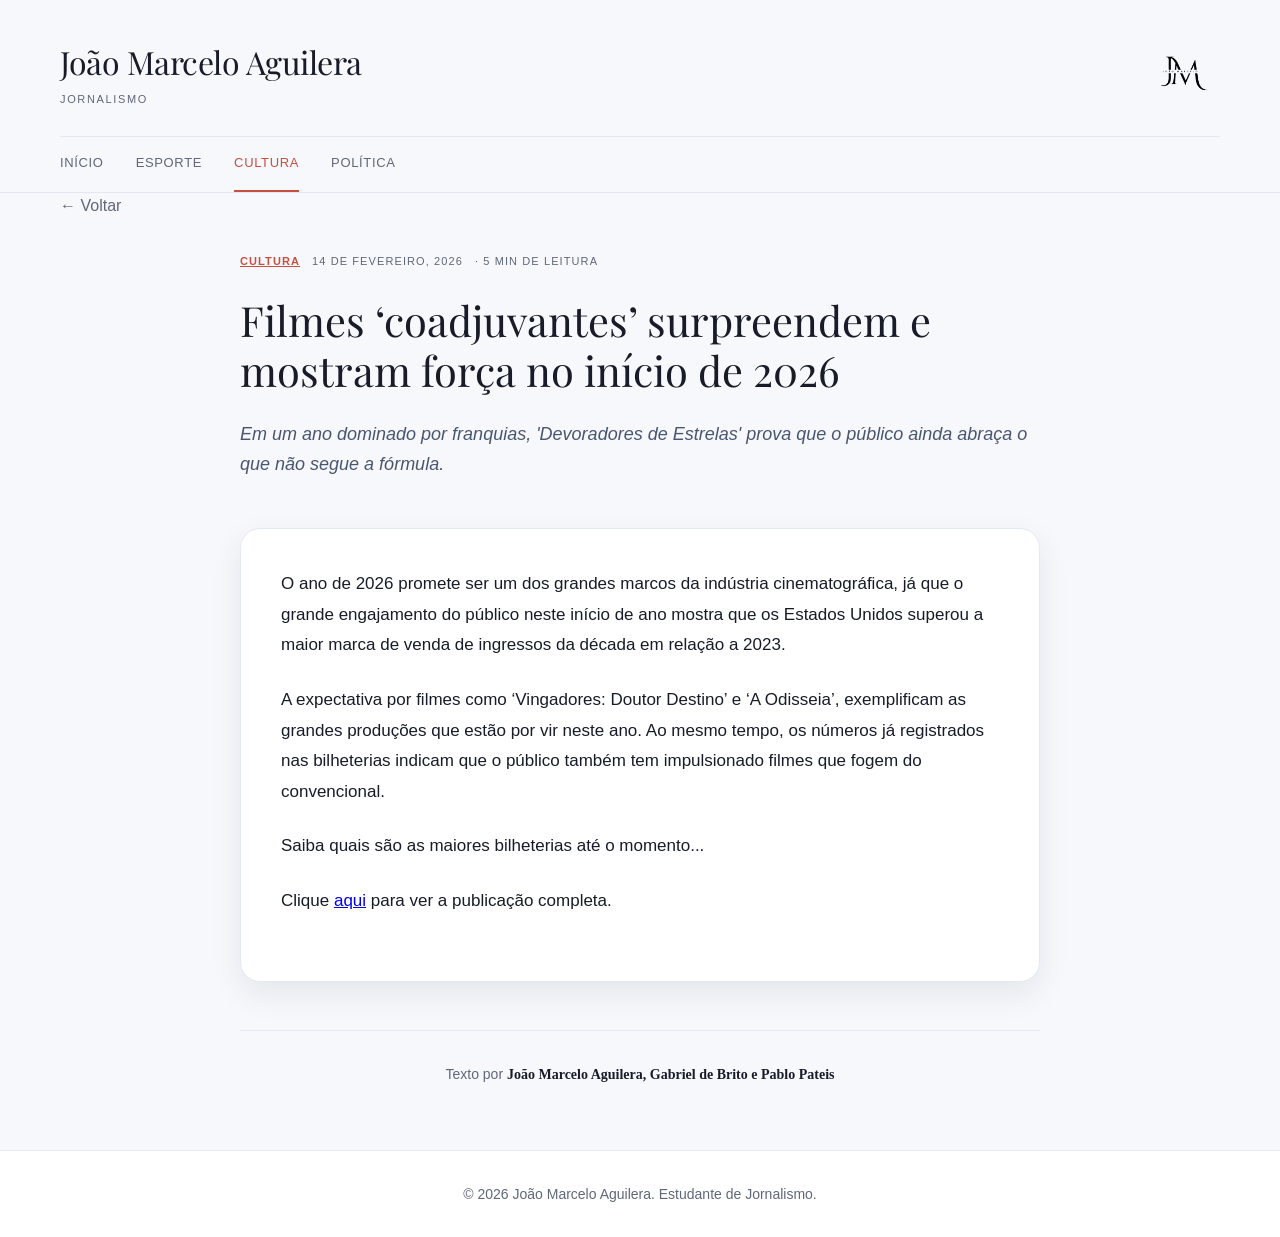
<file: pages/artigos/artigo1.html>
<!DOCTYPE html>
<html lang="pt-BR">
<head>
    <meta charset="UTF-8">
    <meta name="viewport" content="width=device-width, initial-scale=1.0">
    <title>Filmes ‘coadjuvantes’ surpreendem e mostram força no início de 2026 - João Marcelo Aguilera</title>
    <link rel="icon" type="image/png" href="../../src/images/jm-favicon.png">
    <link rel="preconnect" href="https://fonts.googleapis.com">
    <link rel="preconnect" href="https://fonts.gstatic.com" crossorigin>
    <link href="https://fonts.googleapis.com/css2?family=Playfair+Display:wght@400;700&display=swap" rel="stylesheet">
    <link rel="stylesheet" href="../../css/style.css">
</head>
<body>
    <header>
        <div class="container">
            <a href="../../index.html" class="logo">
                <img src="../../src/images/JM-logo.png" alt="JM Logo" class="logo-img">
                <div class="logo-text">
                    <h1>João Marcelo Aguilera</h1>
                    <p>Jornalismo</p>
                </div>
            </a>
            <nav>
                <a href="../../index.html">Início</a>
                <a href="../categorias/esporte.html">Esporte</a>
                <a href="../categorias/cultura.html" class="active">Cultura</a>
                <a href="../categorias/politica.html">Política</a>
            </nav>
        </div>
    </header>

    <main class="container">
        <a href="../categorias/cultura.html" class="back-link">← Voltar</a>

        <article>
            <div class="article-header">
                <div class="article-meta">
                    <a href="../categorias/cultura.html" class="category cultura">CULTURA</a>
                    <span class="date">14 de fevereiro, 2026</span>
                    <span class="read-time">· 5 min de leitura</span>
                </div>
                <h1>Filmes ‘coadjuvantes’ surpreendem e mostram força no início de 2026</h1>
                <p class="excerpt">Em um ano dominado por franquias, 'Devoradores de Estrelas' prova que o público ainda abraça o que não segue a fórmula.</p>
            </div>

            <div class="article-content">
                <p>O ano de 2026 promete ser um dos grandes marcos da indústria cinematográfica, já que o grande engajamento do público neste início de ano mostra que os Estados Unidos superou a maior marca de venda de ingressos da década em relação a 2023.</p>
                <p>A expectativa por filmes como ‘Vingadores: Doutor Destino’ e ‘A Odisseia’, exemplificam as grandes produções que estão por vir neste ano. Ao mesmo tempo, os números já registrados nas bilheterias indicam que o público também tem impulsionado filmes que fogem do convencional.</p>
                <p>Saiba quais são as maiores bilheterias até o momento...</p>
                <p>Clique <a href="https://entrefocos.com.br/filmes-coadjuvantes-surpreendem-e-mostram-forca-no-inicio-de-2026/?fbclid=PAb21jcASqMDlleHRuA2FlbQIxMQBzcnRjBmFwcF9pZA81NjcwNjczNDMzNTI0MjcAAadMECy6f5rF2OvBd79RLGoC0TKNYiMgXV8AfWGHO5lCQ6aS2i0GHH5yfQpe9g_aem_TwS7XC5MlcGyLpvit3Za-A" target="_blank">aqui</a> para ver a publicação completa.</p>
            </div>
            <div class="article-footer">
                <p>Texto por <span class="author">João Marcelo Aguilera,  Gabriel de Brito e Pablo Pateis</span></p>
            </div>
        </article>
    </main>

    <footer>
        <div class="container">
            <p>© 2026 João Marcelo Aguilera. Estudante de Jornalismo.</p>
        </div>
    </footer>
</body>
</html>
</file>
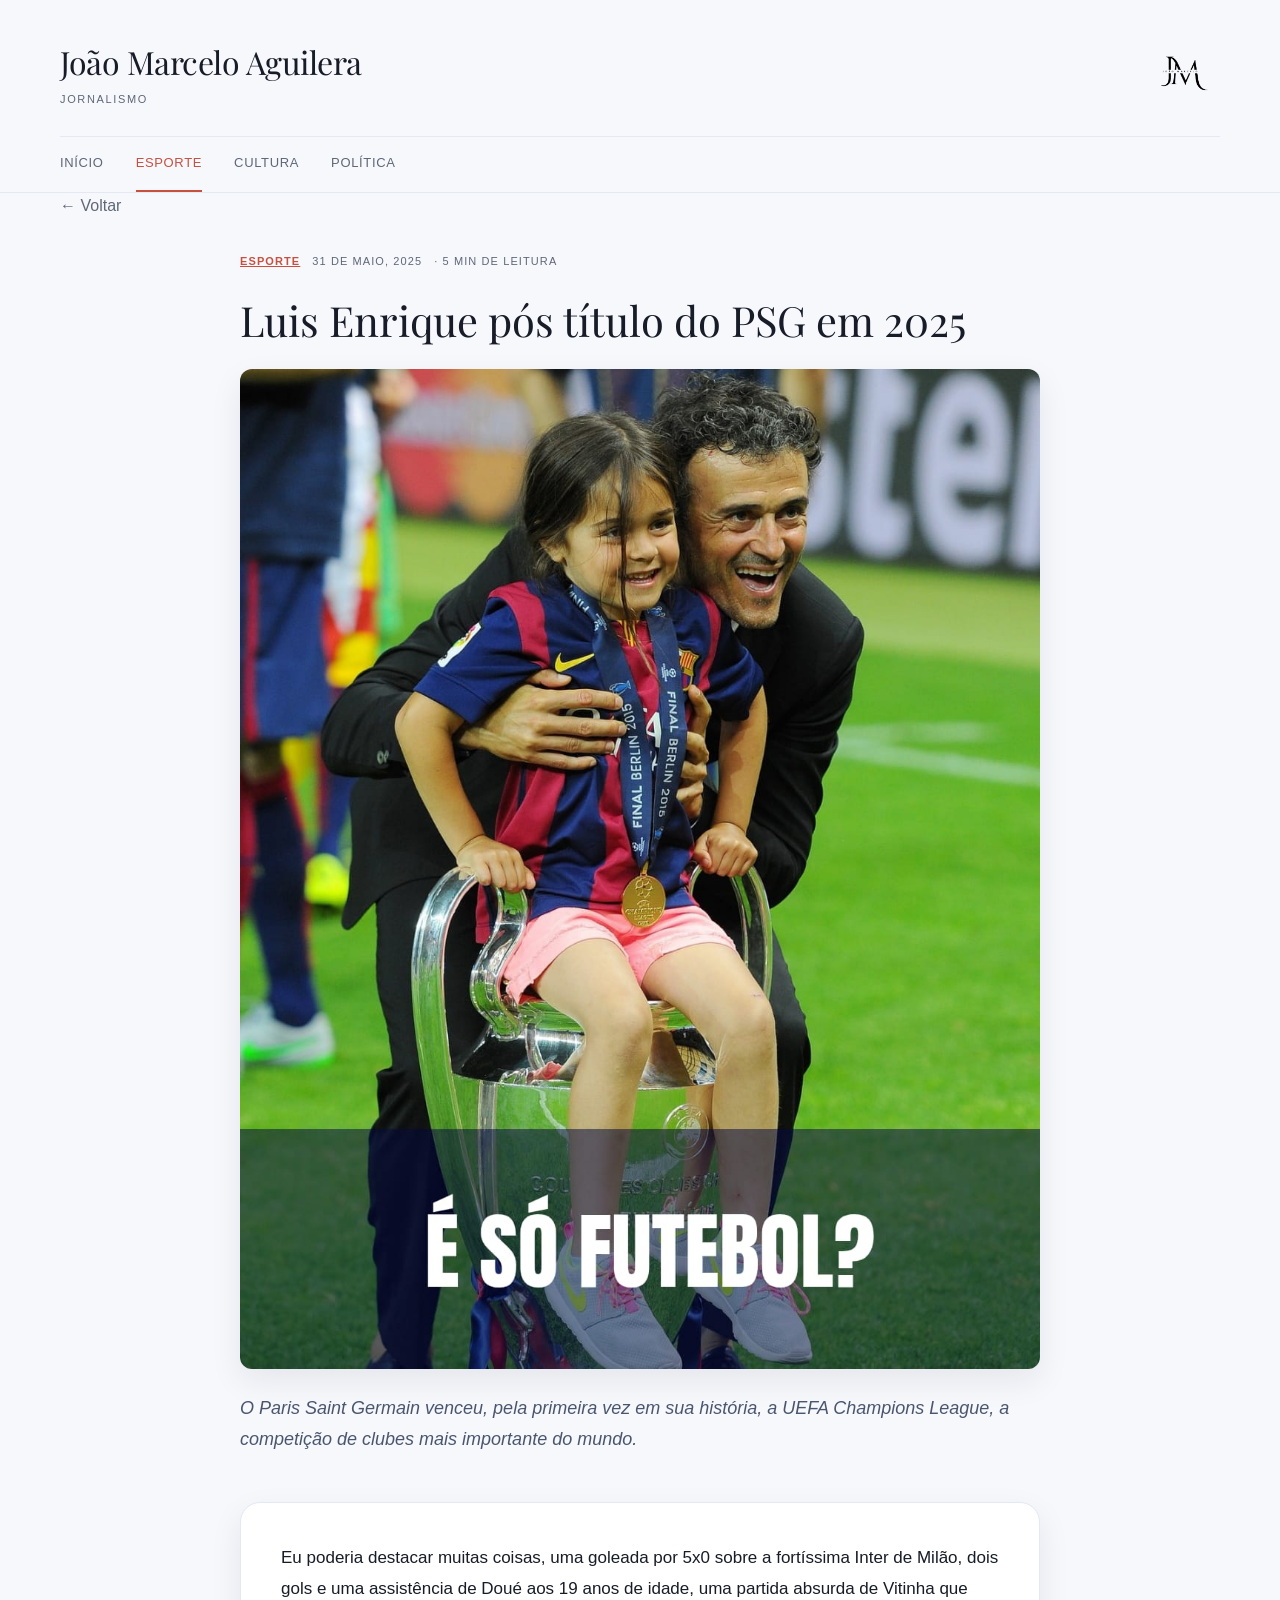
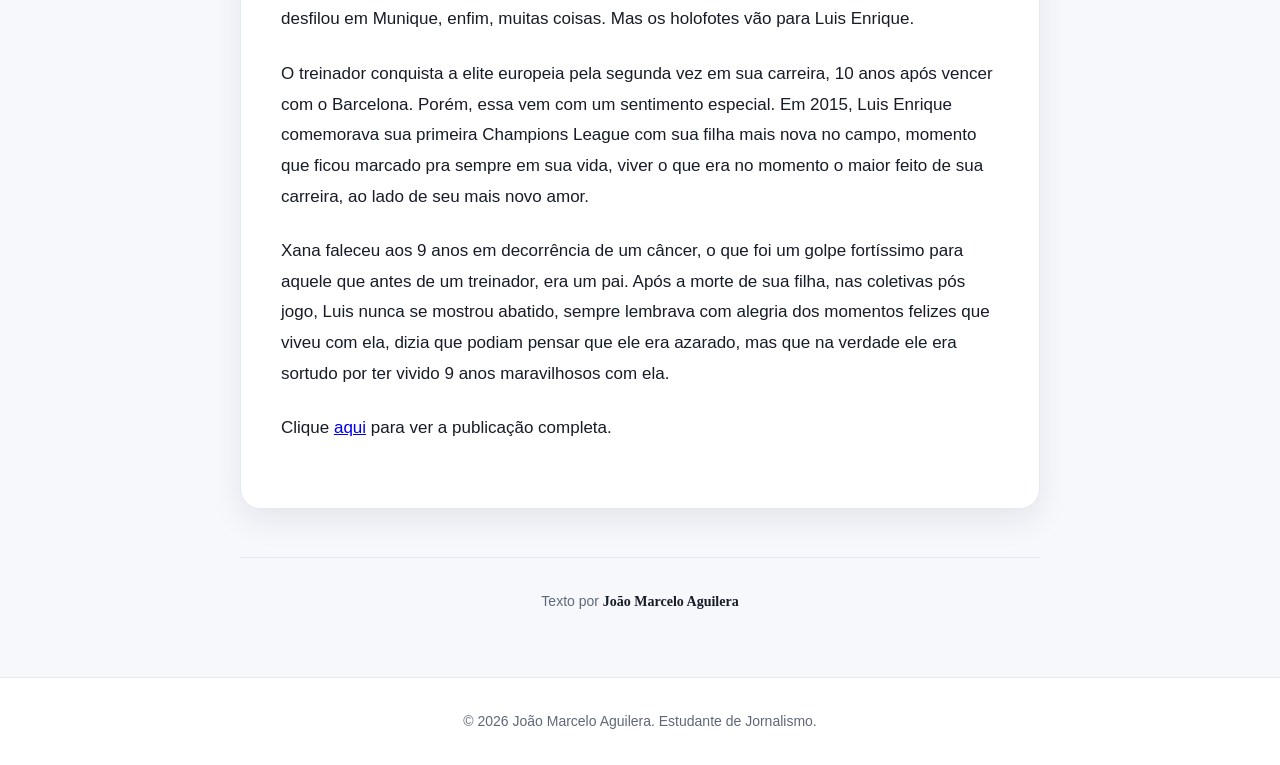
<file: pages/artigos/artigo2.html>
<!DOCTYPE html>
<html lang="pt-BR">
<head>
    <meta charset="UTF-8">
    <meta name="viewport" content="width=device-width, initial-scale=1.0">
    <title>Luis Enrique pós título do PSG em 2025 - João Marcelo Aguilera</title>
    <link rel="icon" type="image/png" href="../../src/images/jm-favicon.png">
    <link rel="preconnect" href="https://fonts.googleapis.com">
    <link rel="preconnect" href="https://fonts.gstatic.com" crossorigin>
    <link href="https://fonts.googleapis.com/css2?family=Playfair+Display:wght@400;700&display=swap" rel="stylesheet">
    <link rel="stylesheet" href="../../css/style.css">
</head>
<body>
    <header>
        <div class="container">
            <a href="../../index.html" class="logo">
                <img src="../../src/images/JM-logo.png" alt="JM Logo" class="logo-img">
                <div class="logo-text">
                    <h1>João Marcelo Aguilera</h1>
                    <p>Jornalismo</p>
                </div>
            </a>
            <nav>
                <a href="../../index.html">Início</a>
                <a href="../categorias/esporte.html" class="active">Esporte</a>
                <a href="../categorias/cultura.html">Cultura</a>
                <a href="../categorias/politica.html">Política</a>
            </nav>
        </div>
    </header>

    <main class="container">
        <a href="../categorias/esporte.html" class="back-link">← Voltar</a>

        <article>
            <div class="article-header">
                <div class="article-meta">
                    <a href="../categorias/esporte.html" class="category esporte">ESPORTE</a>
                    <span class="date">31 de maio, 2025</span>
                    <span class="read-time">· 5 min de leitura</span>
                </div>
                <h1>Luis Enrique pós título do PSG em 2025</h1>
                <figure class="article-hero">
                    <img src="../../src/images/Post sobre Luis Enrique pós título do PSG em 2025.jpeg" alt="Luis Enrique após o título do PSG em 2025" />
                </figure>
                <p class="excerpt">O Paris Saint Germain venceu, pela primeira vez em sua história, a UEFA Champions League, a competição de clubes mais importante do mundo.</p>
            </div>

            <div class="article-content">
                <p> Eu poderia destacar muitas coisas, uma goleada por 5x0 sobre a fortíssima Inter de Milão, dois gols e uma assistência de Doué aos 19 anos de idade, uma partida absurda de Vitinha que desfilou em Munique, enfim, muitas coisas. Mas os holofotes vão para Luis Enrique.</p>

                <p>O treinador conquista a elite europeia pela segunda vez em sua carreira, 10 anos após vencer com o Barcelona. Porém, essa vem com um sentimento especial. Em 2015, Luis Enrique comemorava sua primeira Champions League com sua filha mais nova no campo, momento que ficou marcado pra sempre em sua vida, viver o que era no momento o maior feito de sua carreira, ao lado de seu mais novo amor.</p>

                <p>Xana faleceu aos 9 anos em decorrência de um câncer, o que foi um golpe fortíssimo para aquele que antes de um treinador, era um pai. Após a morte de sua filha, nas coletivas pós jogo, Luis nunca se mostrou abatido, sempre lembrava com alegria dos momentos felizes que viveu com ela, dizia que podiam pensar que ele era azarado, mas que na verdade ele era sortudo por ter vivido 9 anos maravilhosos com ela.</p>
                <p>Clique <a href="https://www.instagram.com/p/DKVaNJLOtHs/?utm_source=ig_web_copy_link&igsh=NTc4MTIwNjQ2YQ==" target="_blank">aqui</a> para ver a publicação completa.</p>
            </div>

            <div class="article-footer">
                <p>Texto por <span class="author">João Marcelo Aguilera</span></p>
            </div>
        </article>
    </main>

    <footer>
        <div class="container">
            <p>© 2026 João Marcelo Aguilera. Estudante de Jornalismo.</p>
        </div>
    </footer>
</body>
</html>
</file>
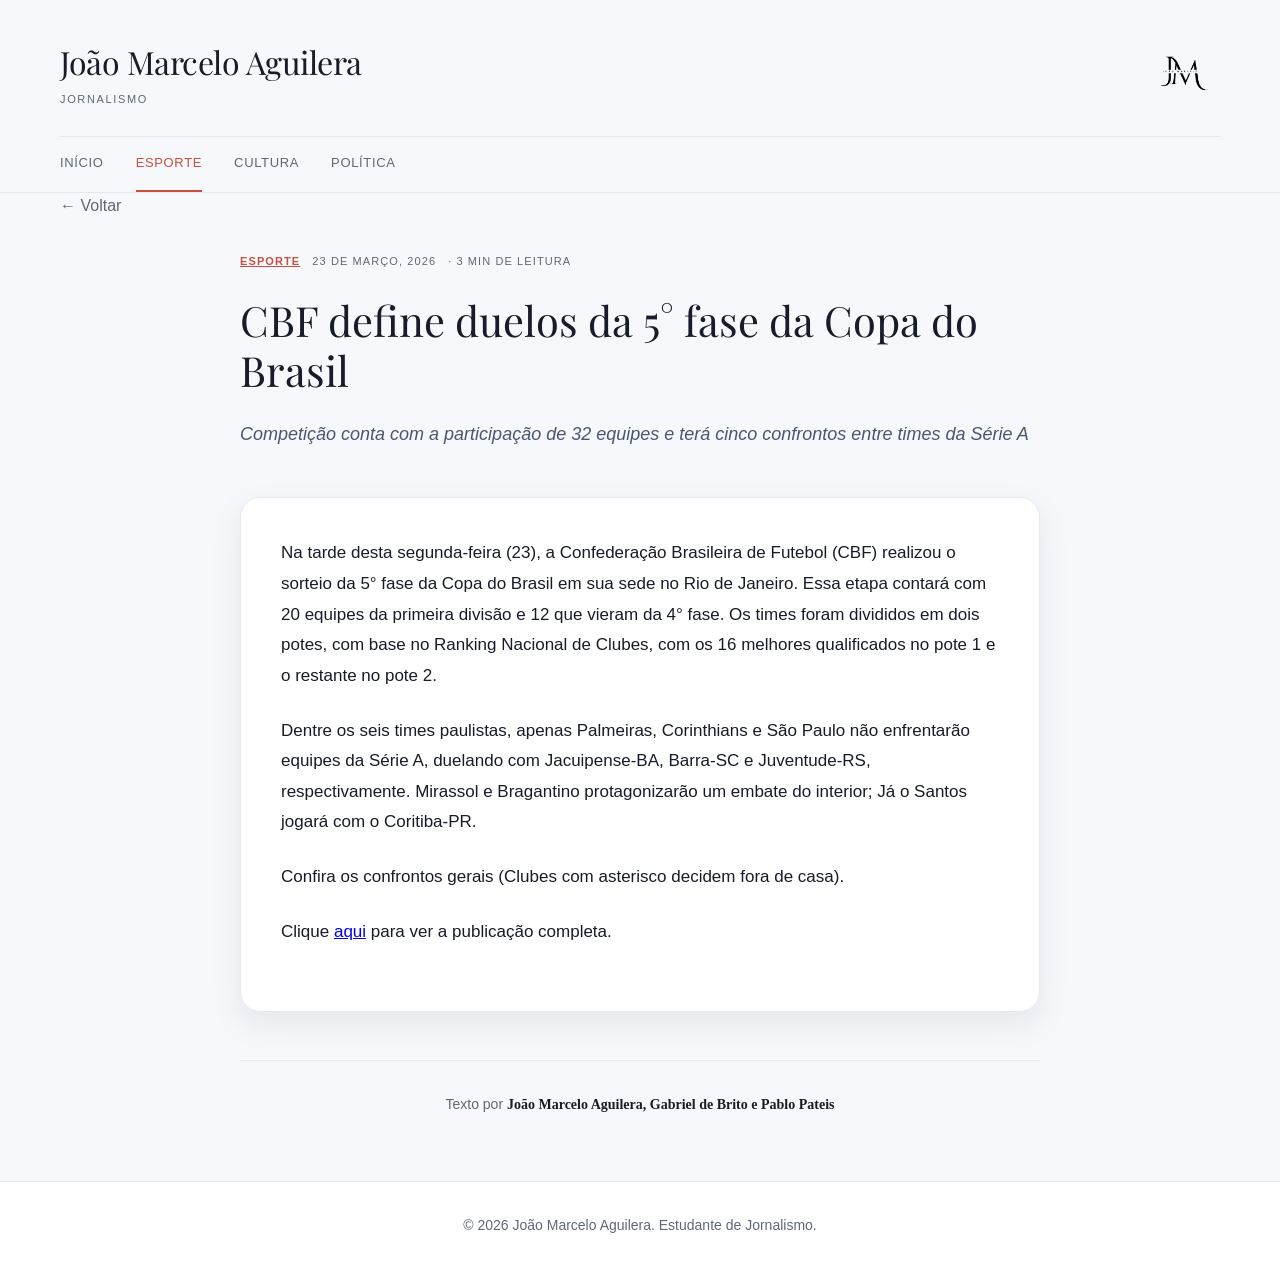
<file: pages/artigos/artigo3.html>
<!DOCTYPE html>
<html lang="pt-BR">
<head>
    <meta charset="UTF-8">
    <meta name="viewport" content="width=device-width, initial-scale=1.0">
    <title>CBF define duelos da 5° fase da Copa do Brasil - João Marcelo Aguilera</title>
    <link rel="icon" type="image/png" href="../../src/images/jm-favicon.png">
    <link rel="preconnect" href="https://fonts.googleapis.com">
    <link rel="preconnect" href="https://fonts.gstatic.com" crossorigin>
    <link href="https://fonts.googleapis.com/css2?family=Playfair+Display:wght@400;700&display=swap" rel="stylesheet">
    <link rel="stylesheet" href="../../css/style.css">
</head>
<body>
    <header>
        <div class="container">
            <a href="../../index.html" class="logo">
                <img src="../../src/images/JM-logo.png" alt="JM Logo" class="logo-img">
                <div class="logo-text">
                    <h1>João Marcelo Aguilera</h1>
                    <p>Jornalismo</p>
                </div>
            </a>
            <nav>
                <a href="../../index.html">Início</a>
                <a href="../categorias/esporte.html" class="active">Esporte</a>
                <a href="../categorias/cultura.html">Cultura</a>
                <a href="../categorias/politica.html">Política</a>
            </nav>
        </div>
    </header>

    <main class="container">
        <a href="../categorias/esporte.html" class="back-link">← Voltar</a>

        <article>
            <div class="article-header">
                <div class="article-meta">
                    <a href="../categorias/esporte.html" class="category esporte">ESPORTE</a>
                    <span class="date">23 de março, 2026</span>
                    <span class="read-time">· 3 min de leitura</span>
                </div>
                <h1>CBF define duelos da 5° fase da Copa do Brasil</h1>
                <p class="excerpt">Competição conta com a participação de 32 equipes e terá cinco confrontos entre times da Série A</p>
            </div>

            <div class="article-content">
                <p>Na tarde desta segunda-feira (23), a Confederação Brasileira de Futebol (CBF) realizou o sorteio da 5° fase da Copa do Brasil em sua sede no Rio de Janeiro. Essa etapa contará com 20 equipes da primeira divisão e 12 que vieram da 4° fase. Os times foram divididos em dois potes, com base no Ranking Nacional de Clubes, com os 16 melhores qualificados no pote 1 e o restante no pote 2.</p>

                <p>Dentre os seis times paulistas, apenas Palmeiras, Corinthians e São Paulo não enfrentarão equipes da Série A, duelando com Jacuipense-BA, Barra-SC e Juventude-RS, respectivamente. Mirassol e Bragantino protagonizarão um embate do interior; Já o Santos jogará com o Coritiba-PR.</p>

                <p>Confira os confrontos gerais (Clubes com asterisco decidem fora de casa).</p>
                <p><p>Clique <a href="https://entrefocos.com.br/cbf-define-duelos-da-5-fase-da-copa-do-brasil/?fbclid=PAb21jcASqL7FleHRuA2FlbQIxMQBzcnRjBmFwcF9pZA81NjcwNjczNDMzNTI0MjcAAadNqX_b6D-qWFg7YAdg053cgPtNTlwvzpY4Q-hRrgZqMLMNZhRh2jLeFUuLAA_aem_Y5Zkz1Gz_96r6drAT1lNcQ" target="_blank">aqui</a> para ver a publicação completa.</p></p>
            </div>

            <div class="article-footer">
                <p>Texto por <span class="author">João Marcelo Aguilera, Gabriel de Brito e Pablo Pateis </span></p>
            </div>
        </article>
    </main>

    <footer>
        <div class="container">
            <p>© 2026 João Marcelo Aguilera. Estudante de Jornalismo.</p>
        </div>
    </footer>
</body>
</html>
</file>
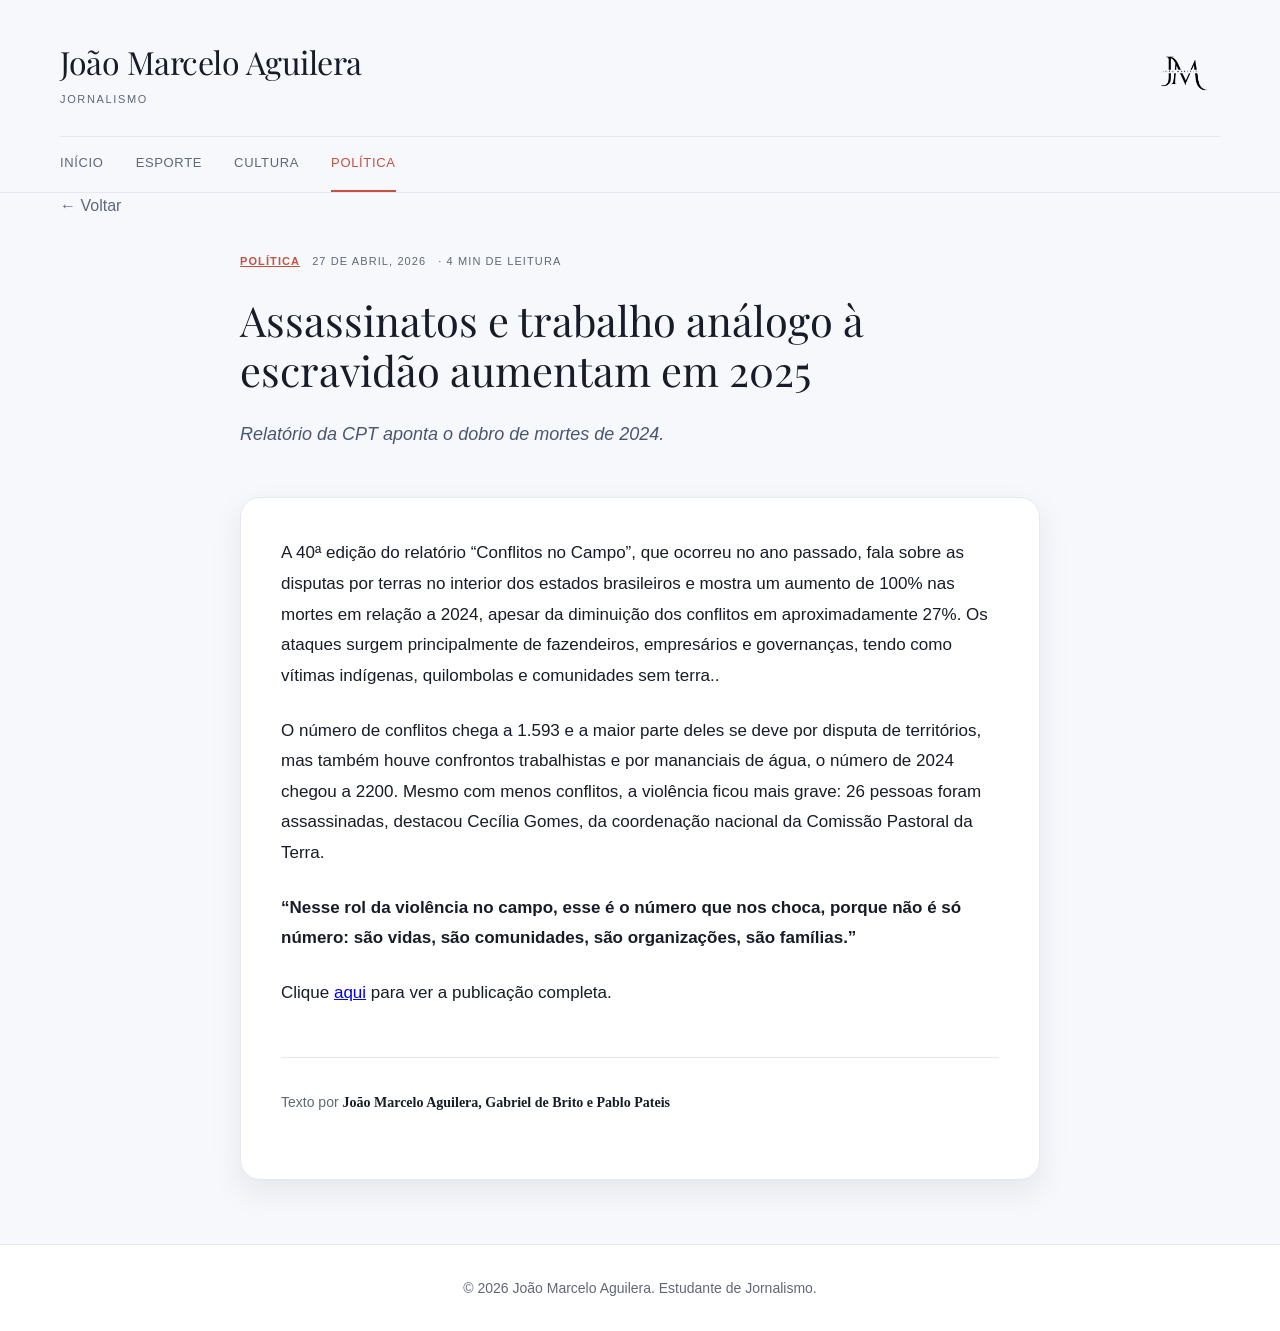
<file: pages/artigos/artigo4.html>
<!DOCTYPE html>
<html lang="pt-BR">
<head>
    <meta charset="UTF-8">
    <meta name="viewport" content="width=device-width, initial-scale=1.0">
    <title>Assassinatos e trabalho análogo à escravidão aumentam em 2025</title>
    <link rel="icon" type="image/png" href="../../src/images/jm-favicon.png">
    <link rel="preconnect" href="https://fonts.googleapis.com">
    <link rel="preconnect" href="https://fonts.gstatic.com" crossorigin>
    <link href="https://fonts.googleapis.com/css2?family=Playfair+Display:wght@400;700&display=swap" rel="stylesheet">
    <link rel="stylesheet" href="../../css/style.css">
</head>
<body>
    <header>
        <div class="container">
            <a href="../../index.html" class="logo">
                <img src="../../src/images/JM-logo.png" alt="JM Logo" class="logo-img">
                <div class="logo-text">
                    <h1>João Marcelo Aguilera</h1>
                    <p>Jornalismo</p>
                </div>
            </a>
            <nav>
                <a href="../../index.html">Início</a>
                <a href="../categorias/esporte.html">Esporte</a>
                <a href="../categorias/cultura.html">Cultura</a>
                <a href="../categorias/politica.html" class="active">Política</a>
            </nav>
        </div>
    </header>

    <main class="container">
        <a href="../categorias/politica.html" class="back-link">← Voltar</a>

        <article>
            <div class="article-header">
                <div class="article-meta">
                    <a href="../categorias/politica.html" class="category politica">POLÍTICA</a>
                    <span class="date">27 de abril, 2026</span>
                    <span class="read-time">· 4 min de leitura</span>
                </div>
                <h1>Assassinatos e trabalho análogo à escravidão aumentam em 2025</h1>
                <p class="excerpt">Relatório da CPT aponta o dobro de mortes de 2024.</p>
            </div>

            <div class="article-content">
                <p>A 40ª edição do relatório “Conflitos no Campo”, que ocorreu no ano passado, fala sobre as disputas por terras no interior dos estados brasileiros e mostra um aumento de 100% nas mortes em relação a 2024, apesar da diminuição dos conflitos em aproximadamente 27%. Os ataques surgem principalmente de fazendeiros, empresários e governanças, tendo como vítimas indígenas, quilombolas e comunidades sem terra..</p>

                <p>O número de conflitos chega a 1.593 e a maior parte deles se deve por disputa de territórios, mas também houve confrontos trabalhistas e por mananciais de água, o número de 2024 chegou a 2200. Mesmo com menos conflitos, a violência ficou mais grave: 26 pessoas foram assassinadas, destacou Cecília Gomes, da coordenação nacional da Comissão Pastoral da Terra.</p>

                <p><strong>“Nesse rol da violência no campo, esse é o número que nos choca, porque não é só número: são vidas, são comunidades, são organizações, são famílias.”</strong></p>
                <p>Clique <a href="https://entrefocos.com.br/assassinatos-e-trabalho-analogo-a-escravidao-aumentam-em-2025/?fbclid=PAb21jcASqMFVleHRuA2FlbQIxMQBzcnRjBmFwcF9pZA81NjcwNjczNDMzNTI0MjcAAadLFTL4qjwNfUVP6qO7fVKJIVFof2sV4uFuTxbkS7fXx8Zznp1bVe03f8UA1g_aem_PYdV2VURADNid6VVdhcxhQ" target="_blank">aqui</a> para ver a publicação completa.</p>

            <div class="article-footer">
                <p>Texto por <span class="author">João Marcelo Aguilera, Gabriel de Brito e Pablo Pateis </span></p>
            </div>
        </article>
    </main>

    <footer>
        <div class="container">
            <p>© 2026 João Marcelo Aguilera. Estudante de Jornalismo.</p>
        </div>
    </footer>
</body>
</html>
</file>
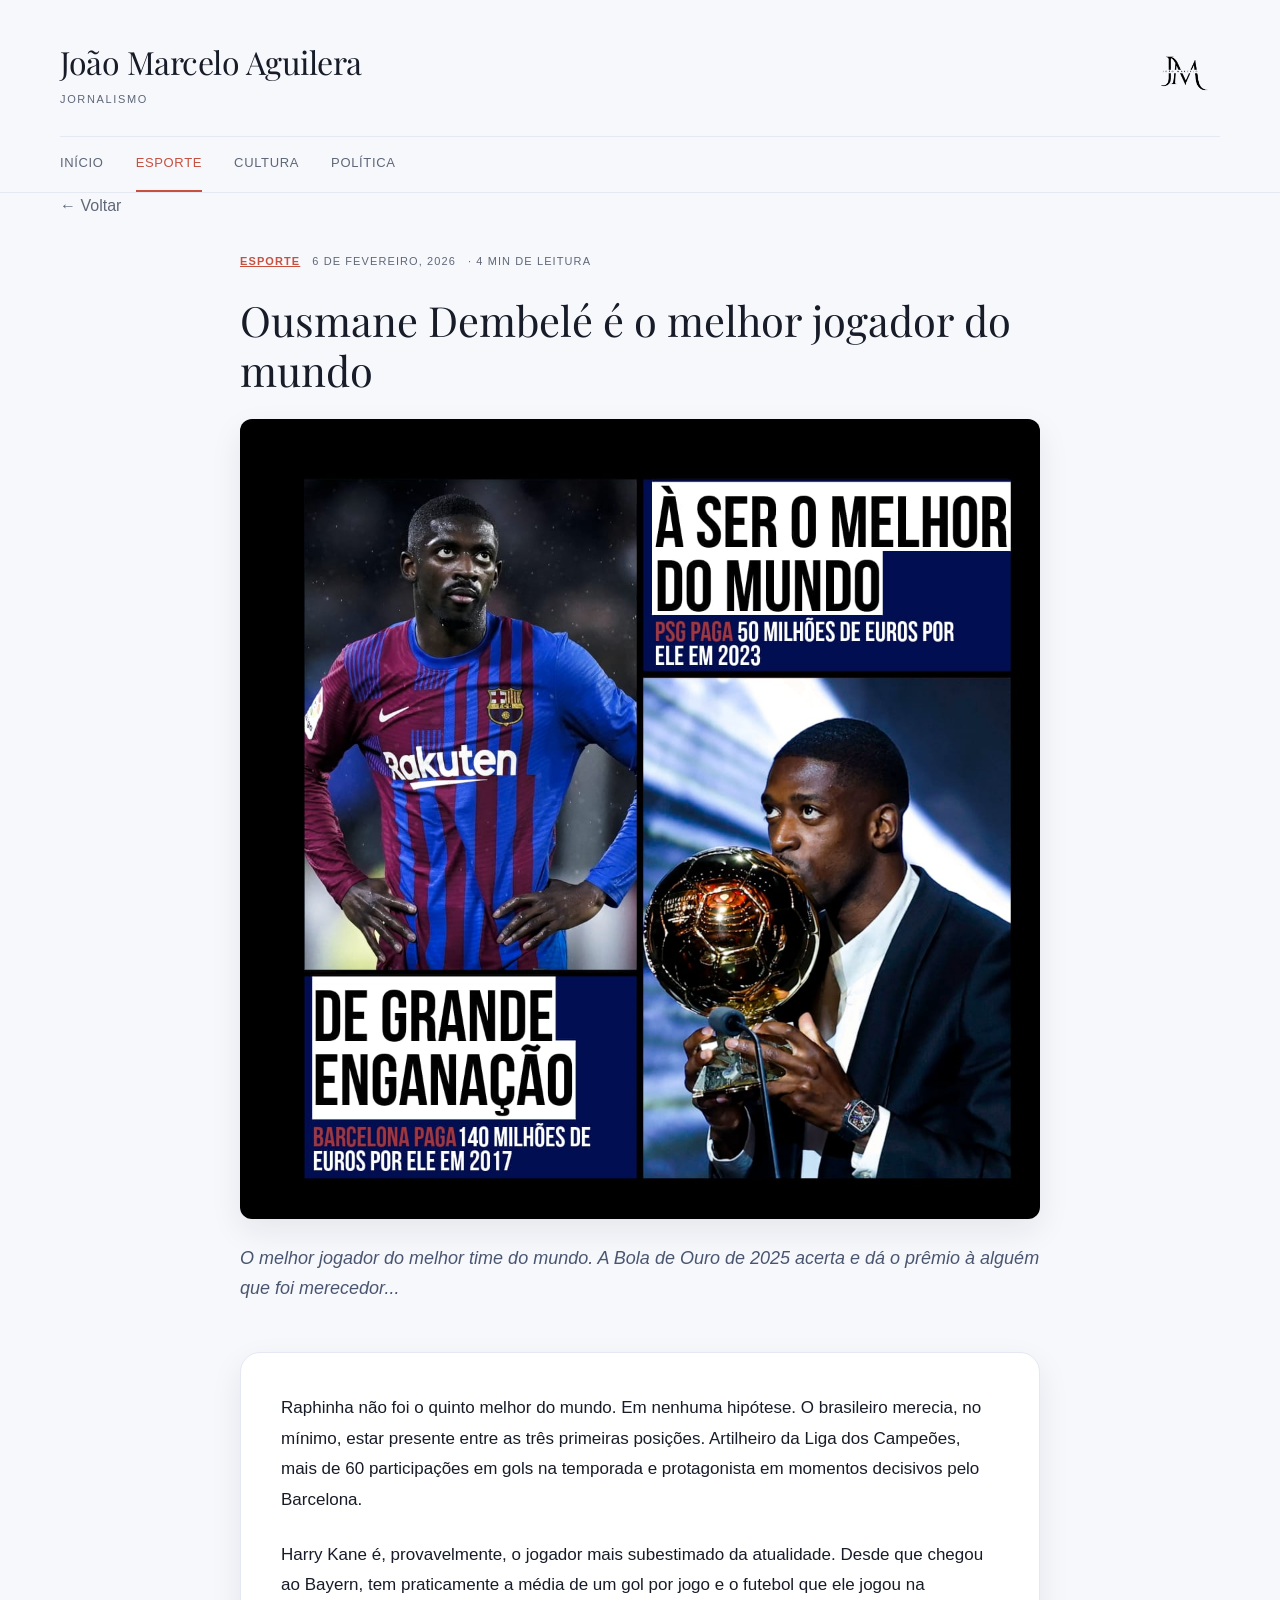
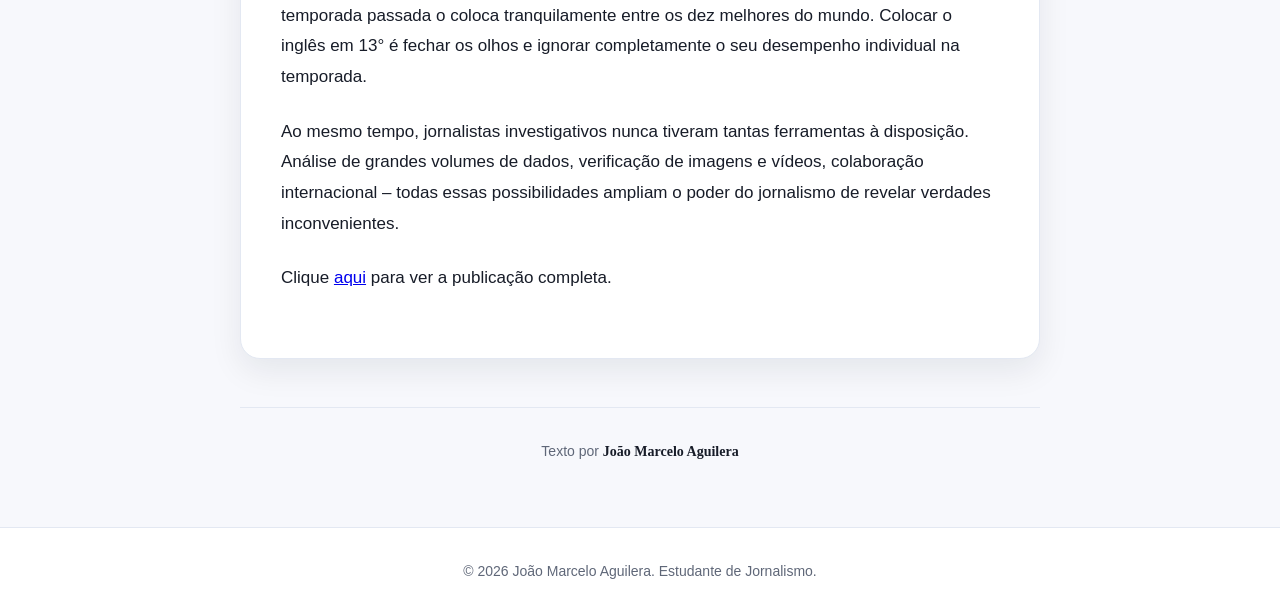
<file: pages/artigos/artigo5.html>
<!DOCTYPE html>
<html lang="pt-BR">
<head>
    <meta charset="UTF-8">
    <meta name="viewport" content="width=device-width, initial-scale=1.0">
    <title>Ousmane Dembelé é o melhor jogador do mundo - João Marcelo Aguilera</title>
    <link rel="icon" type="image/png" href="../../src/images/jm-favicon.png">
    <link rel="preconnect" href="https://fonts.googleapis.com">
    <link rel="preconnect" href="https://fonts.gstatic.com" crossorigin>
    <link href="https://fonts.googleapis.com/css2?family=Playfair+Display:wght@400;700&display=swap" rel="stylesheet">
    <link rel="stylesheet" href="../../css/style.css">
</head>
<body>
    <header>
        <div class="container">
            <a href="../../index.html" class="logo">
                <img src="../../src/images/JM-logo.png" alt="JM Logo" class="logo-img">
                <div class="logo-text">
                    <h1>João Marcelo Aguilera</h1>
                    <p>Jornalismo</p>
                </div>
            </a>
            <nav>
                <a href="../../index.html">Início</a>
                <a href="../categorias/esporte.html" class="active">Esporte</a>
                <a href="../categorias/cultura.html">Cultura</a>
                <a href="../categorias/politica.html">Política</a>
            </nav>
        </div>
    </header>

    <main class="container">
        <a href="../categorias/esporte.html" class="back-link">← Voltar</a>

        <article>
            <div class="article-header">
                <div class="article-meta">
                    <a href="../categorias/esporte.html" class="category esporte">ESPORTE</a>
                    <span class="date">6 de fevereiro, 2026</span>
                    <span class="read-time">· 4 min de leitura</span>
                </div>
                <h1>Ousmane Dembelé é o melhor jogador do mundo</h1>
                <figure class="article-hero">
                    <img src="../../src/images/dembele.jpg" alt="Ousmane Dembélé com a Bola de Ouro" />
                </figure>
                <p class="excerpt">O melhor jogador do melhor time do mundo. A Bola de Ouro de 2025 acerta e dá o prêmio à alguém que foi merecedor...</p>
            </div>

            <div class="article-content">
                <p>Raphinha não foi o quinto melhor do mundo. Em nenhuma hipótese. O brasileiro merecia, no mínimo, estar presente entre as três primeiras posições. Artilheiro da Liga dos Campeões, mais de 60 participações em gols na temporada e protagonista em momentos decisivos pelo Barcelona.</p>

                <p>Harry Kane é, provavelmente, o jogador mais subestimado da atualidade. Desde que chegou ao Bayern, tem praticamente a média de um gol por jogo e o futebol que ele jogou na temporada passada o coloca tranquilamente entre os dez melhores do mundo. Colocar o inglês em 13° é fechar os olhos e ignorar completamente o seu desempenho individual na temporada.</p>

                <p>Ao mesmo tempo, jornalistas investigativos nunca tiveram tantas ferramentas à disposição. Análise de grandes volumes de dados, verificação de imagens e vídeos, colaboração internacional – todas essas possibilidades ampliam o poder do jornalismo de revelar verdades inconvenientes.</p>
                <p>Clique <a href="https://www.instagram.com/p/DO8utsNDnKS/?utm_source=ig_web_copy_link&igsh=NTc4MTIwNjQ2YQ==" target="_blank">aqui</a> para ver a publicação completa.</p>
            </div>

            <div class="article-footer">
                <p>Texto por <span class="author">João Marcelo Aguilera</span></p>
            </div>
        </article>
    </main>

    <footer>
        <div class="container">
            <p>© 2026 João Marcelo Aguilera. Estudante de Jornalismo.</p>
        </div>
    </footer>
</body>
</html>
</file>
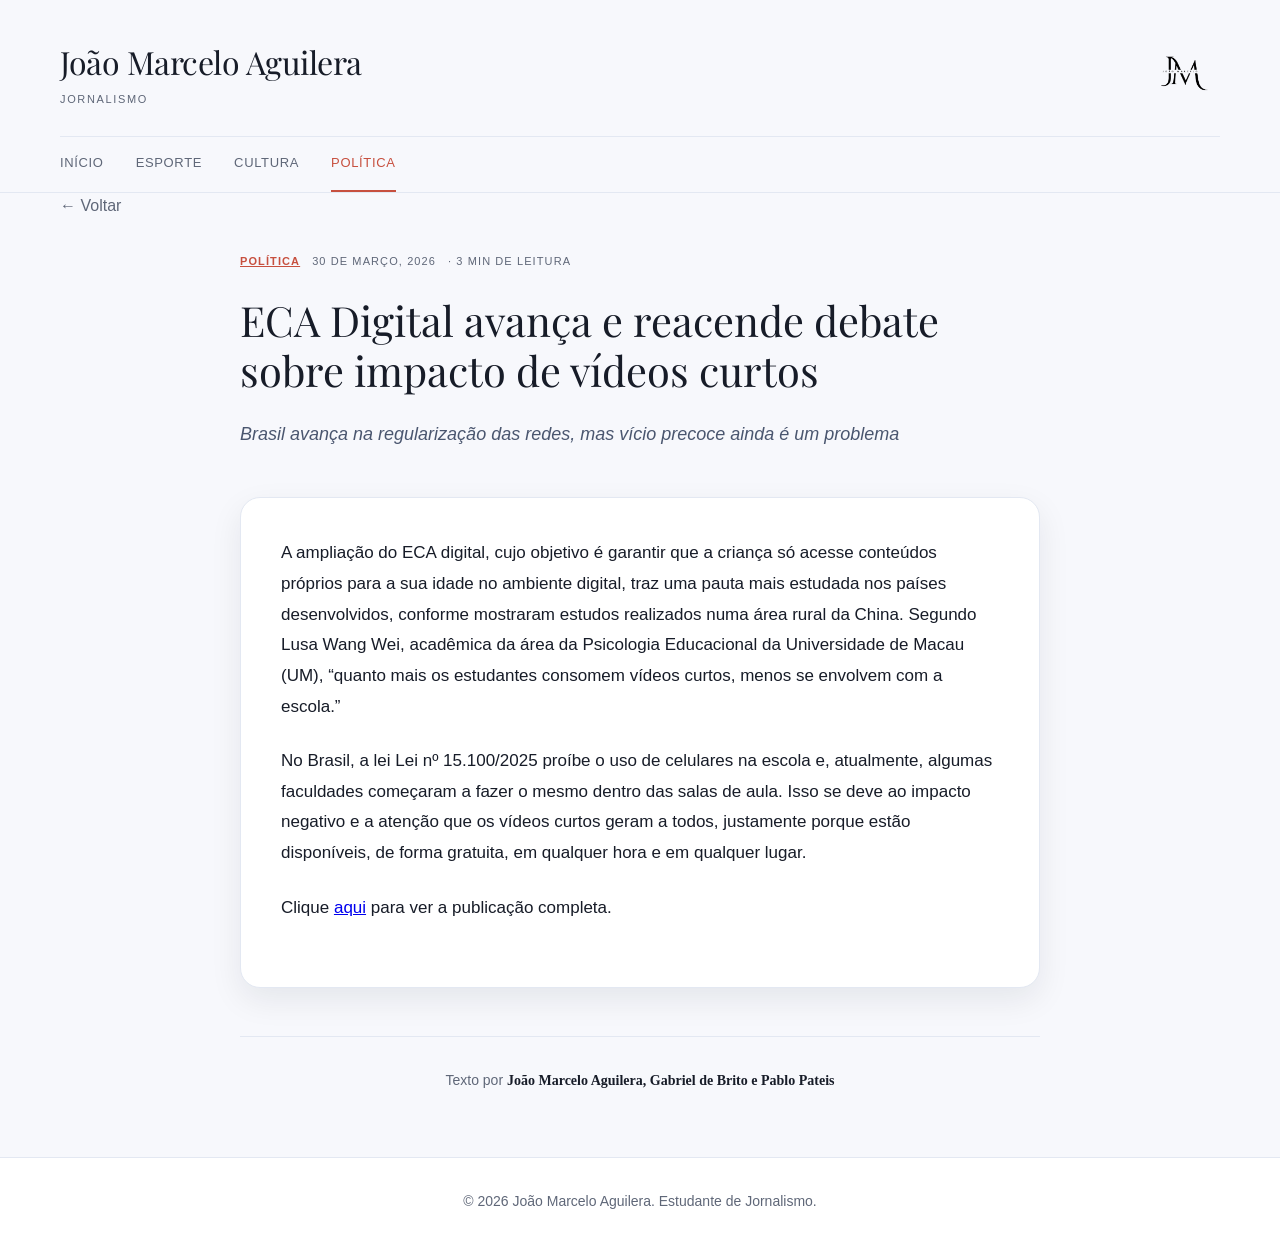
<file: pages/artigos/artigo6.html>
<!DOCTYPE html>
<html lang="pt-BR">
<head>
    <meta charset="UTF-8">
    <meta name="viewport" content="width=device-width, initial-scale=1.0">
    <title>ECA Digital avança e reacende debate sobre impacto de vídeos curtos - João Marcelo Aguilera</title>
    <link rel="icon" type="image/png" href="../../src/images/jm-favicon.png">
    <link rel="preconnect" href="https://fonts.googleapis.com">
    <link rel="preconnect" href="https://fonts.gstatic.com" crossorigin>
    <link href="https://fonts.googleapis.com/css2?family=Playfair+Display:wght@400;700&display=swap" rel="stylesheet">
    <link rel="stylesheet" href="../../css/style.css">
</head>
<body>
    <header>
        <div class="container">
            <a href="../../index.html" class="logo">
                <img src="../../src/images/JM-logo.png" alt="JM Logo" class="logo-img">
                <div class="logo-text">
                    <h1>João Marcelo Aguilera</h1>
                    <p>Jornalismo</p>
                </div>
            </a>
            <nav>
                <a href="../../index.html">Início</a>
                <a href="../categorias/esporte.html">Esporte</a>
                <a href="../categorias/cultura.html">Cultura</a>
                <a href="../categorias/politica.html" class="active">Política</a>
            </nav>
        </div>
    </header>

    <main class="container">
        <a href="../categorias/politica.html" class="back-link">← Voltar</a>

        <article>
            <div class="article-header">
                <div class="article-meta">
                    <a href="../categorias/politica.html" class="category politica">POLÍTICA</a>
                    <span class="date">30 de março, 2026</span>
                    <span class="read-time">· 3 min de leitura</span>
                </div>
                <h1>ECA Digital avança e reacende debate sobre impacto de vídeos curtos</h1>
                <p class="excerpt">Brasil avança na regularização das redes, mas vício precoce ainda é um problema</p>
            </div>

            <div class="article-content">
                <p>A ampliação do ECA digital, cujo objetivo é garantir que a criança só acesse conteúdos próprios para a sua idade no ambiente digital, traz uma pauta mais estudada nos países desenvolvidos, conforme mostraram estudos realizados numa área rural da China. Segundo Lusa Wang Wei, acadêmica da área da Psicologia Educacional da Universidade de Macau (UM), “quanto mais os estudantes consomem vídeos curtos, menos se envolvem com a escola.” </p>

                <p>No Brasil, a lei Lei nº 15.100/2025 proíbe o uso de celulares na escola e, atualmente, algumas faculdades começaram a fazer o mesmo dentro das salas de aula. Isso se deve ao impacto negativo e a atenção que os vídeos curtos geram a todos, justamente porque estão disponíveis, de forma gratuita, em qualquer hora e em qualquer lugar.</p>
                <p>Clique <a href="https://entrefocos.com.br/eca-digital-avanca-e-reacende-debate-sobre-impacto-de-videos-curtos/?fbclid=PAb21jcASqMCBleHRuA2FlbQIxMQBzcnRjBmFwcF9pZA81NjcwNjczNDMzNTI0MjcAAad3zIQi71xwsm1pDWYPFnDz2YsaUdLVzWnmeFrpKaKYfEDFC9cRbmxZA5WOAQ_aem_L_5ACcGgmPlRnMEUc_Zv3A" target="_blank">aqui</a> para ver a publicação completa.</p>
            </div>

            <div class="article-footer">
                <p>Texto por <span class="author">João Marcelo Aguilera, Gabriel de Brito e Pablo Pateis</span></p>
            </div>
        </article>
    </main>

    <footer>
        <div class="container">
            <p>© 2026 João Marcelo Aguilera. Estudante de Jornalismo.</p>
        </div>
    </footer>
</body>
</html>
</file>
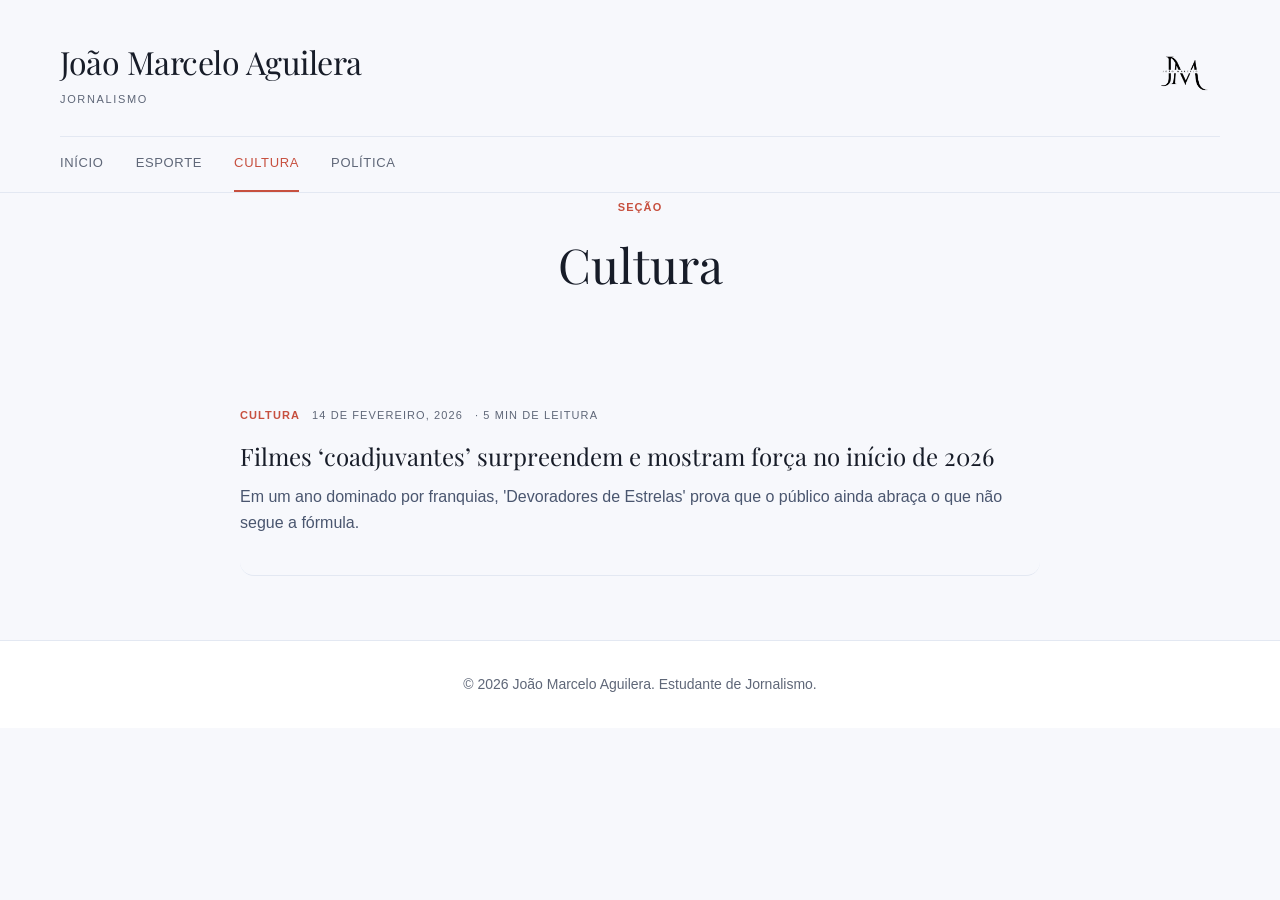
<file: pages/categorias/cultura.html>
<!DOCTYPE html>
<html lang="pt-BR">
<head>
    <meta charset="UTF-8">
    <meta name="viewport" content="width=device-width, initial-scale=1.0">
    <title>Cultura - João Marcelo Aguilera</title>
    <link rel="icon" type="image/png" href="../../src/images/jm-favicon.png">
    <link rel="preconnect" href="https://fonts.googleapis.com">
    <link rel="preconnect" href="https://fonts.gstatic.com" crossorigin>
    <link href="https://fonts.googleapis.com/css2?family=Playfair+Display:wght@400;700&display=swap" rel="stylesheet">
    <link rel="stylesheet" href="../../css/style.css">
</head>
<body>
    <header>
        <div class="container">
            <a href="../../index.html" class="logo">
                <img src="../../src/images/JM-logo.png" alt="JM Logo" class="logo-img">
                <div class="logo-text">
                    <h1>João Marcelo Aguilera</h1>
                    <p>Jornalismo</p>
                </div>
            </a>
            <nav>
                <a href="../../index.html">Início</a>
                <a href="esporte.html">Esporte</a>
                <a href="cultura.html" class="active">Cultura</a>
                <a href="politica.html">Política</a>
            </nav>
        </div>
    </header>

    <main class="container">
        <div class="category-header">
            <span class="label">Seção</span>
            <h1>Cultura</h1>
        </div>

        <section class="articles-section">
            <a href="../artigos/artigo1.html" class="article-card">
                <div class="article-meta">
                    <span class="category cultura">CULTURA</span>
                    <span class="date">14 de fevereiro, 2026</span>
                    <span class="read-time">· 5 min de leitura</span>
                </div>
                <h2>Filmes ‘coadjuvantes’ surpreendem e mostram força no início de 2026</h2>
                <p>Em um ano dominado por franquias, 'Devoradores de Estrelas' prova que o público ainda abraça o que não segue a fórmula.</p>
            </a>
        </section>
    </main>

    <footer>
        <div class="container">
            <p>© 2026 João Marcelo Aguilera. Estudante de Jornalismo.</p>
        </div>
    </footer>
</body>
</html>
</file>
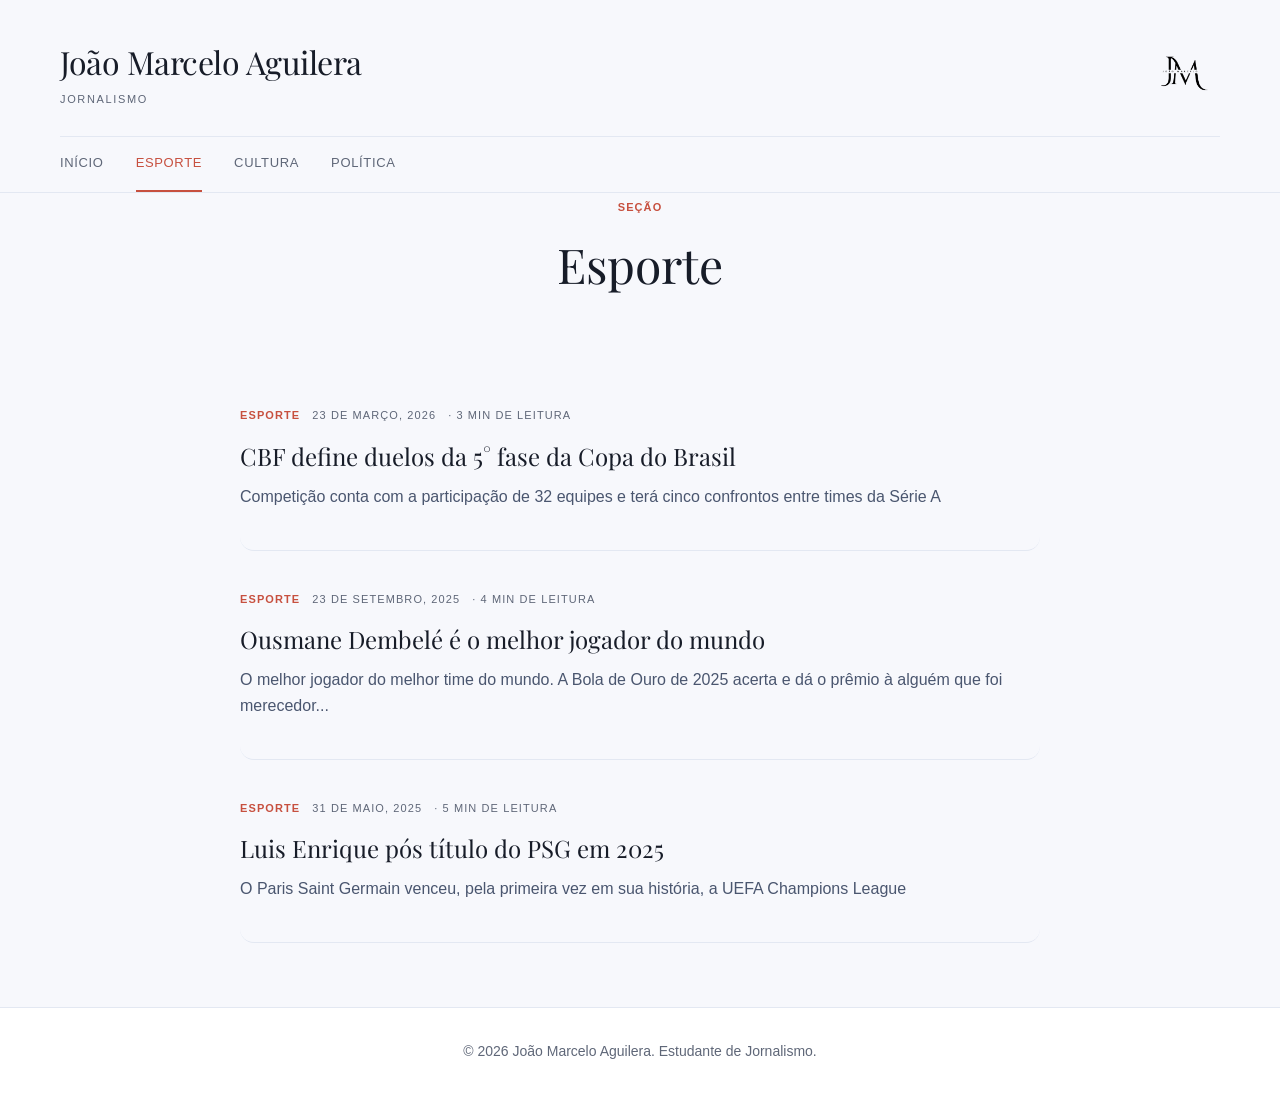
<file: pages/categorias/esporte.html>
<!DOCTYPE html>
<html lang="pt-BR">
<head>
    <meta charset="UTF-8">
    <meta name="viewport" content="width=device-width, initial-scale=1.0">
    <title>Esporte - João Marcelo Aguilera</title>
    <link rel="icon" type="image/png" href="../../src/images/jm-favicon.png">
    <link rel="preconnect" href="https://fonts.googleapis.com">
    <link rel="preconnect" href="https://fonts.gstatic.com" crossorigin>
    <link href="https://fonts.googleapis.com/css2?family=Playfair+Display:wght@400;700&display=swap" rel="stylesheet">
    <link rel="stylesheet" href="../../css/style.css">
</head>
<body>
    <header>
        <div class="container">
            <a href="../../index.html" class="logo">
                <img src="../../src/images/JM-logo.png" alt="JM Logo" class="logo-img">
                <div class="logo-text">
                    <h1>João Marcelo Aguilera</h1>
                    <p>Jornalismo</p>
                </div>
            </a>
            <nav>
                <a href="../../index.html">Início</a>
                <a href="esporte.html" class="active">Esporte</a>
                <a href="cultura.html">Cultura</a>
                <a href="politica.html">Política</a>
            </nav>
        </div>
    </header>

    <main class="container">
        <div class="category-header">
            <span class="label">Seção</span>
            <h1>Esporte</h1>
        </div>

        <section class="articles-section">
            <a href="../artigos/artigo3.html" class="article-card">
                <div class="article-meta">
                    <span class="category esporte">ESPORTE</span>
                    <span class="date">23 de março, 2026</span>
                    <span class="read-time">· 3 min de leitura</span>
                </div>
                <h2>CBF define duelos da 5° fase da Copa do Brasil</h2>
                <p>Competição conta com a participação de 32 equipes e terá cinco confrontos entre times da Série A</p>
            </a>

            <a href="../artigos/artigo5.html" class="article-card">
                <div class="article-meta">
                    <span class="category esporte">ESPORTE</span>
                    <span class="date">23 de setembro, 2025</span>
                    <span class="read-time">· 4 min de leitura</span>
                </div>
                <h2>Ousmane Dembelé é o melhor jogador do mundo</h2>
                <p>O melhor jogador do melhor time do mundo. A Bola de Ouro de 2025 acerta e dá o prêmio à alguém que foi merecedor...</p>
            </a>

            <a href="../artigos/artigo2.html" class="article-card">
                <div class="article-meta">
                    <span class="category esporte">ESPORTE</span>
                    <span class="date">31 de maio, 2025</span>
                    <span class="read-time">· 5 min de leitura</span>
                </div>
                <h2>Luis Enrique pós título do PSG em 2025</h2>
                <p>O Paris Saint Germain venceu, pela primeira vez em sua história, a UEFA Champions League</p>
            </a>
        </section>
    
    </main>

    <footer>
        <div class="container">
            <p>© 2026 João Marcelo Aguilera. Estudante de Jornalismo.</p>
        </div>
    </footer>
</body>
</html>
</file>
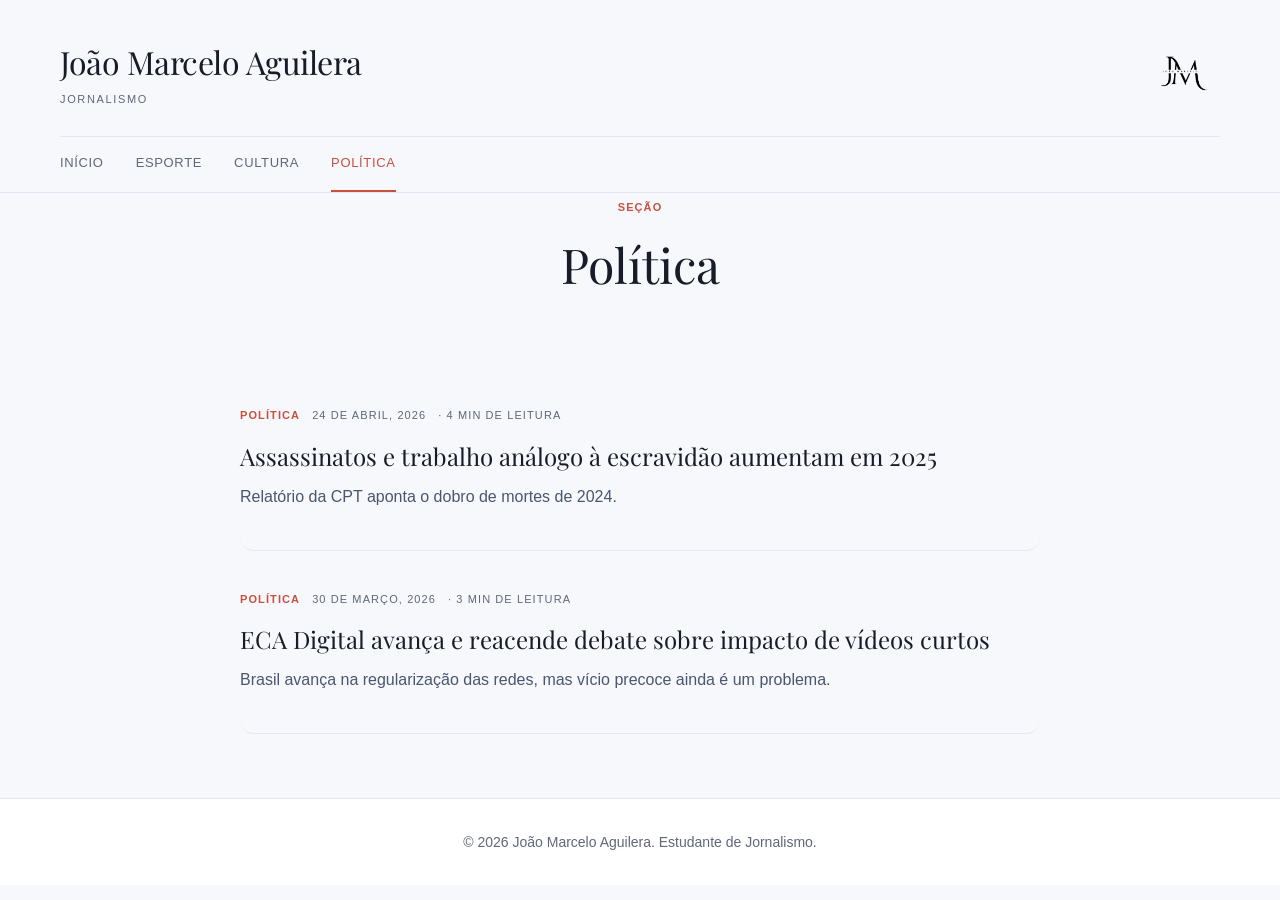
<file: pages/categorias/politica.html>
<!DOCTYPE html>
<html lang="pt-BR">
<head>
    <meta charset="UTF-8">
    <meta name="viewport" content="width=device-width, initial-scale=1.0">
    <title>Política - João Marcelo Aguilera</title>
    <link rel="icon" type="image/png" href="../../src/images/jm-favicon.png">
    <link rel="preconnect" href="https://fonts.googleapis.com">
    <link rel="preconnect" href="https://fonts.gstatic.com" crossorigin>
    <link href="https://fonts.googleapis.com/css2?family=Playfair+Display:wght@400;700&display=swap" rel="stylesheet">
    <link rel="stylesheet" href="../../css/style.css">
</head>
<body>
    <header>
        <div class="container">
            <a href="../../index.html" class="logo">
                <img src="../../src/images/JM-logo.png" alt="JM Logo" class="logo-img">
                <div class="logo-text">
                    <h1>João Marcelo Aguilera</h1>
                    <p>Jornalismo</p>
                </div>
            </a>
            <nav>
                <a href="../../index.html">Início</a>
                <a href="esporte.html">Esporte</a>
                <a href="cultura.html">Cultura</a>
                <a href="politica.html" class="active">Política</a>
            </nav>
        </div>
    </header>

    <main class="container">
        <div class="category-header">
            <span class="label">Seção</span>
            <h1>Política</h1>
        </div>

        <section class="articles-section">
            <a href="../artigos/artigo4.html" class="article-card">
                <div class="article-meta">
                    <span class="category politica">POLÍTICA</span>
                    <span class="date">24 de abril, 2026</span>
                    <span class="read-time">· 4 min de leitura</span>
                </div>
                <h2>Assassinatos e trabalho análogo à escravidão aumentam em 2025</h2>
                <p>Relatório da CPT aponta o dobro de mortes de 2024.</p>
            </a>
            <a href="../artigos/artigo6.html" class="article-card">
                <div class="article-meta">
                    <span class="category politica">POLÍTICA</span>
                    <span class="date">30 de março, 2026</span>
                    <span class="read-time">· 3 min de leitura</span>
                </div>
                <h2>ECA Digital avança e reacende debate sobre impacto de vídeos curtos</h2>
                <p>Brasil avança na regularização das redes, mas vício precoce ainda é um problema.</p>
            </a>
        </section>
    </main>

    <footer>
        <div class="container">
            <p>© 2026 João Marcelo Aguilera. Estudante de Jornalismo.</p>
        </div>
    </footer>
</body>
</html>
</file>
<file: css/style.css>
* {
    margin: 0;
    padding: 0;
    box-sizing: border-box;
}

:root {
    --bg-color: #f7f8fc;
    --text-color: #171c28;
    --text-muted: #5f6778;
    --text-light: #4a566f;
    --border-color: #e3e8f2;
    --primary-color: #c7503f;
    --card-bg: #ffffff;
    --shadow-soft: 0 12px 32px rgba(17, 24, 39, 0.08);
    --shadow-hover: 0 18px 36px rgba(17, 24, 39, 0.12);
    --radius-md: 14px;
    --radius-lg: 20px;
}

body {
    font-family: 'Inter', 'Segoe UI', -apple-system, BlinkMacSystemFont, 'Helvetica Neue', Arial, sans-serif;
    line-height: 1.6;
    color: var(--text-color);
    background: var(--bg-color);
    -webkit-font-smoothing: antialiased;
    -moz-osx-font-smoothing: grayscale;
}

html { scroll-behavior: smooth; }

img { max-width: 100%; height: auto; }

h1, h2, h3 { font-family: 'Playfair Display', Georgia, serif; font-weight: 400; }

.container { max-width: 1200px; margin: 0 auto; padding: 0 20px; }

/* Header */
header {
    border-bottom: 1px solid var(--border-color);
    background: rgba(247, 248, 252, 0.92);
    backdrop-filter: blur(12px);
    padding: 2rem 0 0;
    position: sticky;
    top: 0;
    z-index: 10;
}

header .container { padding: 0 20px; }

.logo {
    text-decoration: none;
    color: inherit;
    display: flex;
    flex-direction: row-reverse;
    justify-content: space-between;
    align-items: center;
    margin-bottom: 1.5rem;
    touch-action: manipulation;
    -webkit-tap-highlight-color: transparent;
}

.logo:hover h1 { opacity: 0.7; }

.logo-img { width: 80px; height: 80px; object-fit: contain; }

.logo-text h1 {
    font-size: 2rem;
    margin-bottom: 0.25rem;
    transition: opacity 0.3s;
    letter-spacing: -0.5px;
}

.logo-text p {
    font-size: 0.688rem;
    color: var(--text-muted);
    letter-spacing: 0.15em;
    text-transform: uppercase;
}

nav {
    display: flex;
    gap: 2rem;
    border-top: 1px solid var(--border-color);
    align-items: center;
}

nav a {
    text-decoration: none;
    color: var(--text-muted);
    font-size: 0.813rem;
    text-transform: uppercase;
    letter-spacing: 0.05em;
    transition: color 0.25s ease, border-color 0.25s ease;
    padding: 1rem 0;
    border-bottom: 2px solid transparent;
    touch-action: manipulation;
    -webkit-tap-highlight-color: transparent;
}

nav a:hover { color: var(--text-color); }

nav a.active {
    color: var(--primary-color);
    border-bottom-color: var(--primary-color);
}

/* Main */
main { padding: 3rem 20px; }

/* About Section */
.about-section {
    max-width: 800px;
    margin: 0 auto 4rem;
    padding: 3rem 0;
    border-bottom: 1px solid var(--border-color);
}

.about-content h2 {
    font-size: 1.125rem;
    margin-bottom: 1rem;
    letter-spacing: 0.05em;
    text-transform: uppercase;
    color: var(--text-muted);
}

.about-content p {
    font-size: 1.063rem;
    line-height: 1.7;
    color: var(--text-light);
    margin-bottom: 2rem;
}

.social-links { display: flex; gap: 1.5rem; align-items: center; }

.social-links a {
    color: var(--text-muted);
    transition: color 0.3s;
    display: flex;
    touch-action: manipulation;
    -webkit-tap-highlight-color: transparent;
}

.social-links a:hover { color: var(--primary-color); }
.social-links svg { width: 20px; height: 20px; }

/* Featured Section */
.featured-section { margin-bottom: 4rem; }

.featured-grid {
    display: grid;
    grid-template-columns: repeat(auto-fit, minmax(min(100%, 300px), 1fr));
    gap: 2rem;
}

.featured-card,
.article-card {
    text-decoration: none;
    color: inherit;
    display: block;
    touch-action: manipulation;
    -webkit-tap-highlight-color: transparent;
}

.featured-card {
    border: 1px solid var(--border-color);
    padding: 2.5rem;
    transition: box-shadow 0.25s ease, transform 0.25s ease;
    background: var(--card-bg);
    border-radius: var(--radius-lg);
    box-shadow: var(--shadow-soft);
}

.featured-card:hover {
    box-shadow: var(--shadow-hover);
    transform: translateY(-4px);
}

.featured-card .category {
    display: block;
    font-size: 0.688rem;
    font-weight: 700;
    letter-spacing: 0.1em;
    margin-bottom: 0.5rem;
    text-transform: uppercase;
}

.featured-card .date {
    display: block;
    font-size: 0.813rem;
    color: var(--text-muted);
    margin-bottom: 1.5rem;
}

.featured-card h2 {
    font-size: 1.5rem;
    line-height: 1.3;
    margin-bottom: 1rem;
    transition: opacity 0.3s;
}

.featured-card:hover h2,
.article-card:hover h2 { opacity: 0.7; }

.featured-card p {
    color: var(--text-light);
    line-height: 1.6;
    font-size: 0.938rem;
}

.featured-card .read-time { display: none; }

/* Categories */
.category { color: var(--primary-color); }

/* Separator */
.separator { display: flex; align-items: center; gap: 1rem; margin: 3rem 0; }
.separator .line { flex: 1; height: 1px; background: var(--border-color); }
.separator h2 { font-size: 1.5rem; }

/* Articles Section */
.articles-section { max-width: 800px; margin: 0 auto; }

.article-card {
    padding: 2.5rem 0;
    border-bottom: 1px solid var(--border-color);
    transition: background 0.25s ease, padding-left 0.25s ease;
    border-radius: var(--radius-md);
}

.article-card:hover {
    background: rgba(255, 255, 255, 0.85);
    padding-left: 1rem;
}

.article-meta {
    display: flex;
    align-items: center;
    gap: 0.75rem;
    margin-bottom: 1rem;
    font-size: 0.688rem;
    text-transform: uppercase;
    letter-spacing: 0.1em;
}

.article-meta .category { font-weight: 700; }
.article-meta .date,
.article-meta .read-time { color: var(--text-muted); }

.article-card h2 {
    font-size: 1.5rem;
    line-height: 1.3;
    margin-bottom: 0.75rem;
    transition: opacity 0.3s;
}

.article-card p { color: var(--text-light); line-height: 1.6; }

/* Article Page */
.article-header,
.articles-section,
.article-content,
.article-footer { max-width: 800px; margin-left: auto; margin-right: auto; }

.article-header { margin-bottom: 3rem; }
.back-link {
    display: inline-block;
    margin-bottom: 2rem;
    font-size: 1rem;
    color: var(--text-muted);
    text-decoration: none;
    border-bottom: 1px solid transparent;
    transition: color 0.25s ease, border-color 0.25s ease, background 0.25s ease;
    padding-bottom: 2px;
}
    

/* Vídeo de entrevista centralizado */
.video-section {
    margin: 0 0 3rem;
}

.video-interview {
    margin: 0;
    padding: 0;
    display: flex;
    flex-direction: column;
    align-items: center;
}

.video-interview video {
    width: 60%;
    max-width: 720px;
    border-radius: 12px;
    box-shadow: var(--shadow-soft);
}

.video-caption {
    text-align: center;
    color: var(--text-muted);
    font-size: 0.95rem;
    width: 60%;
    max-width: 720px;
    margin-top: 0.5rem;
    line-height: 1.4;
    font-style: italic;
}

@media (max-width: 768px) {
    .video-interview video,
    .video-caption { width: 100%; }
}
.back-link:hover {
    color: var(--text-color);
    border-color: #cfd7e8;
    background: #fdfdff;
}

.article-header .article-meta { margin-bottom: 1.5rem; }

.article-header h1 {
    font-size: 2.6rem;
    line-height: 1.2;
    margin-bottom: 1.5rem;
}

.article-hero { margin: 1rem 0 1.5rem; }
.article-hero img { width: 100%; max-width: 900px; display: block; margin: 0 auto; border-radius: 12px; box-shadow: var(--shadow-soft); }

.article-header .excerpt {
    font-size: 1.125rem;
    font-style: italic;
    color: var(--text-light);
    line-height: 1.7;
}

.article-content {
    border: 1px solid var(--border-color);
    padding: 2.5rem;
    background: var(--card-bg);
    border-radius: var(--radius-lg);
    box-shadow: var(--shadow-soft);
}

.article-content p {
    margin-bottom: 1.5rem;
    line-height: 1.8;
    font-size: 1.063rem;
    text-align: left;
}

.article-footer {
    margin-top: 3rem;
    border-top: 1px solid var(--border-color);
    padding-top: 2rem;
    text-align: center;
}

.article-footer p { font-size: 0.875rem; color: var(--text-muted); }
.article-footer .author { font-family: Georgia, serif; font-weight: 600; color: var(--text-color); }

/* Category Page */
.category-header { text-align: center; margin-bottom: 4rem; }

.category-header .label {
    font-size: 0.688rem;
    font-weight: 700;
    text-transform: uppercase;
    letter-spacing: 0.1em;
    color: var(--primary-color);
    margin-bottom: 1rem;
}

.category-header h1 { font-size: 3rem; margin-top: 0.5rem; }

/* Footer */
footer {
    border-top: 1px solid var(--border-color);
    margin-top: 4rem;
    padding: 2rem 0;
    text-align: center;
    background: #ffffff;
}

footer p { font-size: 0.875rem; color: var(--text-muted); }

/* Responsive */
@media (max-width: 1024px) {
    .container, header .container { padding: 0 15px; }
    main { padding: 2.5rem 15px; }
    .featured-grid { gap: 1.5rem; }
}

@media (max-width: 768px) {
    .logo { gap: 0.75rem; margin-bottom: 1rem; }
    .logo-img { width: 60px; height: 60px; }
    .logo-text h1 { font-size: 1.5rem; }
    .logo-text p { font-size: 0.625rem; }
    
    nav {
        gap: 1.5rem;
        overflow-x: auto;
        -webkit-overflow-scrolling: touch;
        scrollbar-width: none;
    }
    nav::-webkit-scrollbar { display: none; }
    nav a { font-size: 0.75rem; padding: 0.875rem 0; white-space: nowrap; }
    
    main { padding: 2rem 15px; }
    
    .about-section { padding: 2rem 0; margin-bottom: 3rem; }
    .about-content h2,
    .about-content p { font-size: 1rem; }
    .social-links { gap: 1.25rem; }
    
    .featured-section { margin-bottom: 3rem; }
    .featured-grid { grid-template-columns: 1fr; gap: 1.5rem; }
    .featured-card { padding: 2rem; border-radius: var(--radius-md); }
    .featured-card h2 { font-size: 1.25rem; }
    .featured-card p { font-size: 0.875rem; }
    
    .separator { margin: 2.5rem 0; }
    .separator h2 { font-size: 1.25rem; }
    
    .article-card { padding: 2rem 0; }
    .article-card h2 { font-size: 1.25rem; }
    .article-meta { font-size: 0.625rem; }
    
    .article-header { margin-bottom: 2rem; }
    .article-header h1 { font-size: 2rem; }
    .article-header .excerpt,
    .article-content p { font-size: 1rem; }
    .article-content { padding: 2rem 1.5rem; }
    .article-content p { margin-bottom: 1.25rem; }
    
    .category-header { margin-bottom: 3rem; }
    .category-header h1 { font-size: 2rem; }
    .category-header .label { font-size: 0.625rem; }
    
    footer { margin-top: 3rem; padding: 1.5rem 0; }
}

@media (max-width: 480px) {
    header { padding: 1.5rem 0 0; }
    .logo { gap: 0.625rem; }
    .logo-img { width: 50px; height: 50px; }
    .logo-text h1 { font-size: 1.25rem; }
    .logo-text p { font-size: 0.563rem; }
    
    nav { gap: 1rem; }
    nav a { font-size: 0.688rem; padding: 0.75rem 0; }
    
    main { padding: 1.5rem 10px; }
    .container { padding: 0 10px; }
    
    .about-section { padding: 1.5rem 0; margin-bottom: 2rem; }
    .about-content h2 { font-size: 0.938rem; margin-bottom: 0.75rem; }
    .about-content p { font-size: 0.938rem; margin-bottom: 1.5rem; }
    .social-links { gap: 1rem; }
    .social-links svg { width: 18px; height: 18px; }
    
    .featured-section { margin-bottom: 2rem; }
    .featured-card { padding: 1.5rem; }
    .featured-card .category { font-size: 0.625rem; margin-bottom: 0.375rem; }
    .featured-card .date { font-size: 0.75rem; margin-bottom: 1rem; }
    .featured-card h2 { font-size: 1.125rem; margin-bottom: 0.75rem; }
    .featured-card p { font-size: 0.813rem; line-height: 1.5; }
    
    .separator { margin: 2rem 0; }
    .separator h2 { font-size: 1.125rem; }
    
    .article-card { padding: 1.5rem 0; }
    .article-card h2 { font-size: 1.125rem; margin-bottom: 0.5rem; }
    .article-card p { font-size: 0.875rem; }
    .article-meta { font-size: 0.563rem; gap: 0.5rem; margin-bottom: 0.75rem; }
    
    .back-link { font-size: 0.813rem; margin-bottom: 1.5rem; }
    .article-header { margin-bottom: 1.5rem; }
    .article-header h1 { font-size: 1.5rem; margin-bottom: 1rem; }
    .article-header .excerpt { font-size: 0.938rem; }
    .article-content { padding: 1.5rem 1.1rem; }
    .article-content p { font-size: 0.938rem; line-height: 1.7; margin-bottom: 1rem; }
    .article-footer { margin-top: 2rem; padding-top: 1.5rem; }
    
    .category-header { margin-bottom: 2rem; }
    .category-header .label { font-size: 0.563rem; }
    .category-header h1 { font-size: 1.75rem; }
    
    footer { margin-top: 2rem; padding: 1.25rem 0; }
    footer p { font-size: 0.813rem; }
}
</file>
